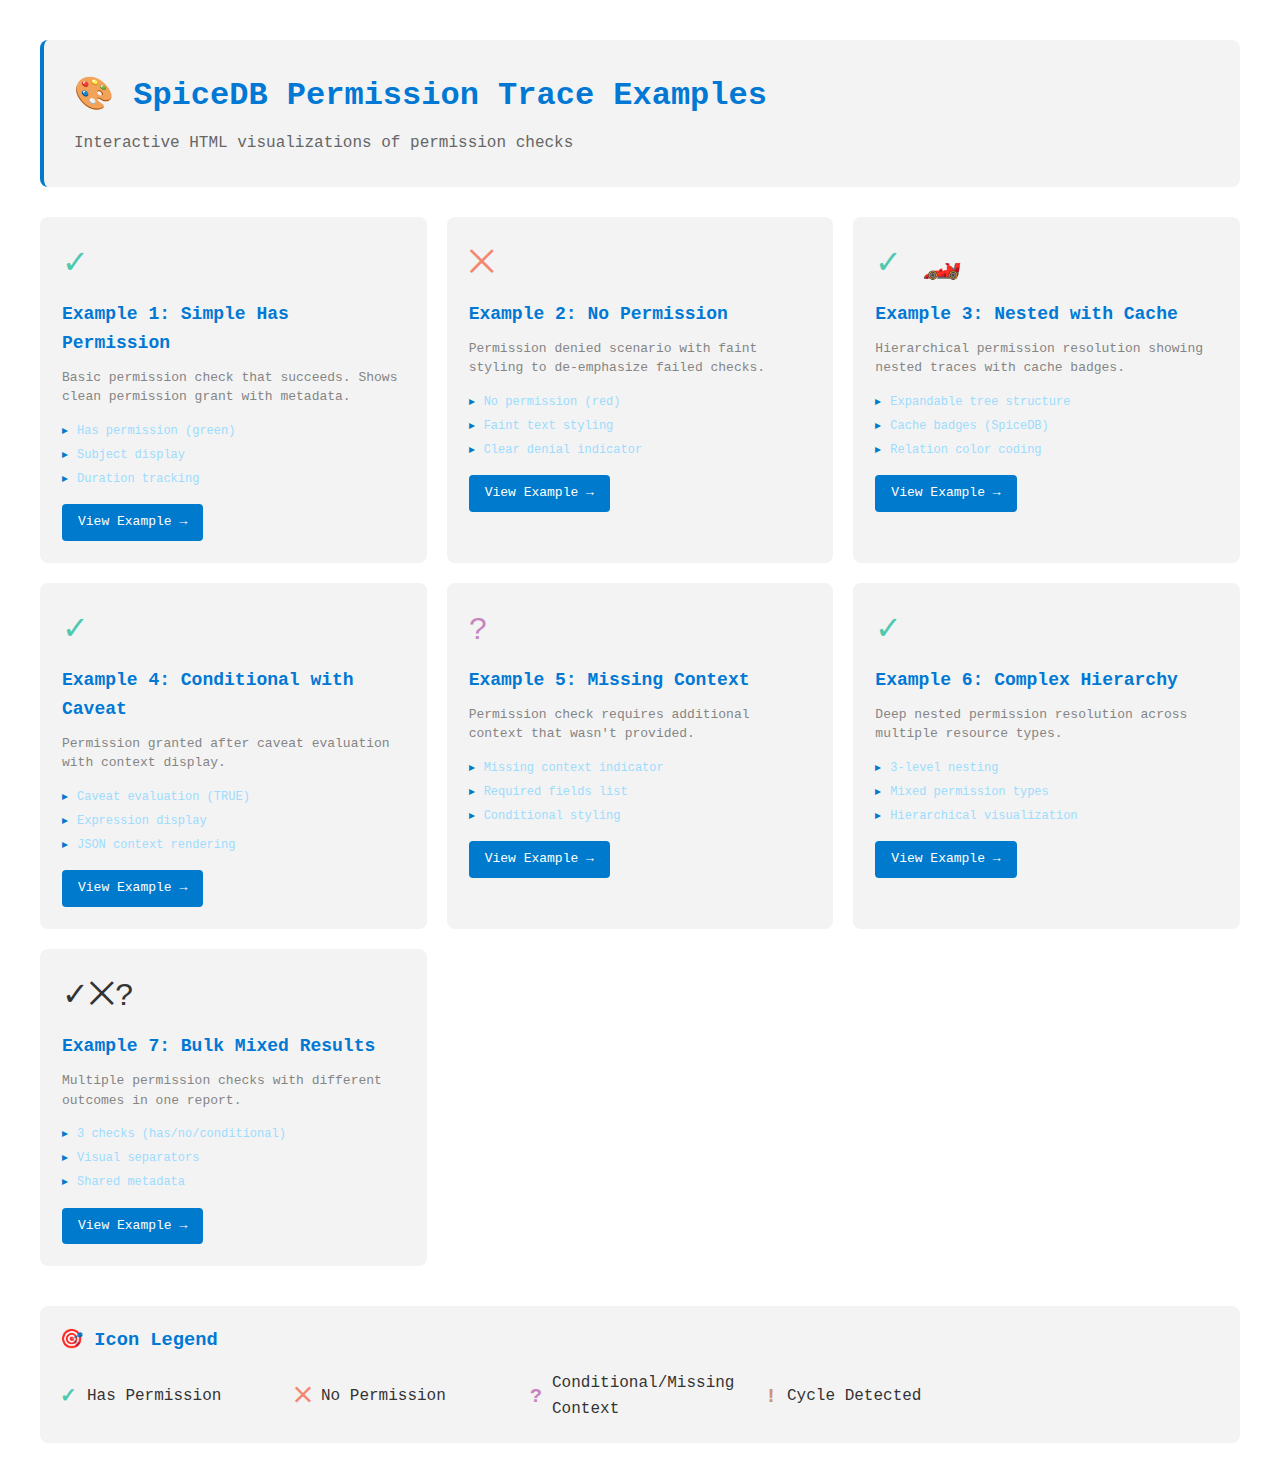
<file: docs/html-examples/index.html>
<!DOCTYPE html>
<html lang="en">
<head>
    <meta charset="UTF-8">
    <meta name="viewport" content="width=device-width, initial-scale=1.0">
    <title>SpiceDB Permission Trace Examples</title>
    <style>
        * {
            margin: 0;
            padding: 0;
            box-sizing: border-box;
        }
        
        body {
            font-family: 'Monaco', 'Menlo', 'Ubuntu Mono', 'Consolas', monospace;
            background: #1e1e1e;
            color: #d4d4d4;
            padding: 40px;
            line-height: 1.6;
        }
        
        .container {
            max-width: 1200px;
            margin: 0 auto;
        }
        
        header {
            background: #2d2d30;
            padding: 30px;
            border-radius: 8px;
            margin-bottom: 30px;
            border-left: 4px solid #007acc;
        }
        
        h1 {
            font-size: 32px;
            color: #4ec9b0;
            margin-bottom: 10px;
        }
        
        .subtitle {
            color: #858585;
            font-size: 16px;
        }
        
        .examples {
            display: grid;
            grid-template-columns: repeat(auto-fill, minmax(350px, 1fr));
            gap: 20px;
            margin-bottom: 40px;
        }
        
        .example-card {
            background: #252526;
            padding: 20px;
            border-radius: 8px;
            transition: transform 0.2s, box-shadow 0.2s;
            border: 2px solid transparent;
        }
        
        .example-card:hover {
            transform: translateY(-2px);
            border-color: #007acc;
            box-shadow: 0 4px 12px rgba(0, 122, 204, 0.3);
        }
        
        .example-card h2 {
            font-size: 18px;
            color: #4ec9b0;
            margin-bottom: 10px;
        }
        
        .example-card .icon {
            font-size: 32px;
            margin-bottom: 10px;
            display: inline-block;
        }
        
        .example-card .description {
            color: #858585;
            font-size: 13px;
            margin-bottom: 15px;
            line-height: 1.5;
        }
        
        .example-card .features {
            list-style: none;
            margin-bottom: 15px;
        }
        
        .example-card .features li {
            color: #9cdcfe;
            font-size: 12px;
            margin-bottom: 5px;
            padding-left: 15px;
            position: relative;
        }
        
        .example-card .features li:before {
            content: '▸';
            position: absolute;
            left: 0;
            color: #007acc;
        }
        
        .example-card a {
            display: inline-block;
            background: #007acc;
            color: white;
            padding: 8px 16px;
            border-radius: 4px;
            text-decoration: none;
            font-size: 13px;
            transition: background 0.2s;
        }
        
        .example-card a:hover {
            background: #005a9e;
        }
        
        .legend {
            background: #2d2d30;
            padding: 20px;
            border-radius: 8px;
            margin-top: 40px;
        }
        
        .legend h3 {
            color: #4ec9b0;
            margin-bottom: 15px;
        }
        
        .legend-grid {
            display: grid;
            grid-template-columns: repeat(auto-fill, minmax(200px, 1fr));
            gap: 15px;
        }
        
        .legend-item {
            display: flex;
            align-items: center;
            gap: 10px;
        }
        
        .legend-icon {
            font-size: 20px;
            font-weight: bold;
        }
        
        .has-permission { color: #4ec9b0; }
        .no-permission { color: #f48771; }
        .conditional { color: #c586c0; }
        .cycle { color: #ce9178; }
        
        @media (prefers-color-scheme: light) {
            body {
                background: #ffffff;
                color: #333333;
            }
            
            header, .example-card, .legend {
                background: #f3f3f3;
            }
            
            h1, .example-card h2, .legend h3 {
                color: #0078d4;
            }
            
            .subtitle, .description {
                color: #666666;
            }
        }
    </style>
</head>
<body>
    <div class="container">
        <header>
            <h1>🎨 SpiceDB Permission Trace Examples</h1>
            <p class="subtitle">Interactive HTML visualizations of permission checks</p>
        </header>
        
        <div class="examples">
            <div class="example-card">
                <div class="icon has-permission">✓</div>
                <h2>Example 1: Simple Has Permission</h2>
                <p class="description">
                    Basic permission check that succeeds. Shows clean permission grant with metadata.
                </p>
                <ul class="features">
                    <li>Has permission (green)</li>
                    <li>Subject display</li>
                    <li>Duration tracking</li>
                </ul>
                <a href="example1_simple_has_permission.html">View Example →</a>
            </div>
            
            <div class="example-card">
                <div class="icon no-permission">⨉</div>
                <h2>Example 2: No Permission</h2>
                <p class="description">
                    Permission denied scenario with faint styling to de-emphasize failed checks.
                </p>
                <ul class="features">
                    <li>No permission (red)</li>
                    <li>Faint text styling</li>
                    <li>Clear denial indicator</li>
                </ul>
                <a href="example2_no_permission.html">View Example →</a>
            </div>
            
            <div class="example-card">
                <div class="icon has-permission">✓ 🏎️</div>
                <h2>Example 3: Nested with Cache</h2>
                <p class="description">
                    Hierarchical permission resolution showing nested traces with cache badges.
                </p>
                <ul class="features">
                    <li>Expandable tree structure</li>
                    <li>Cache badges (SpiceDB)</li>
                    <li>Relation color coding</li>
                </ul>
                <a href="example3_nested_with_cache.html">View Example →</a>
            </div>
            
            <div class="example-card">
                <div class="icon has-permission">✓</div>
                <h2>Example 4: Conditional with Caveat</h2>
                <p class="description">
                    Permission granted after caveat evaluation with context display.
                </p>
                <ul class="features">
                    <li>Caveat evaluation (TRUE)</li>
                    <li>Expression display</li>
                    <li>JSON context rendering</li>
                </ul>
                <a href="example4_conditional_with_caveat.html">View Example →</a>
            </div>
            
            <div class="example-card">
                <div class="icon conditional">?</div>
                <h2>Example 5: Missing Context</h2>
                <p class="description">
                    Permission check requires additional context that wasn't provided.
                </p>
                <ul class="features">
                    <li>Missing context indicator</li>
                    <li>Required fields list</li>
                    <li>Conditional styling</li>
                </ul>
                <a href="example5_missing_context.html">View Example →</a>
            </div>
            
            <div class="example-card">
                <div class="icon has-permission">✓</div>
                <h2>Example 6: Complex Hierarchy</h2>
                <p class="description">
                    Deep nested permission resolution across multiple resource types.
                </p>
                <ul class="features">
                    <li>3-level nesting</li>
                    <li>Mixed permission types</li>
                    <li>Hierarchical visualization</li>
                </ul>
                <a href="example6_complex_hierarchy.html">View Example →</a>
            </div>
            
            <div class="example-card">
                <div class="icon">✓⨉?</div>
                <h2>Example 7: Bulk Mixed Results</h2>
                <p class="description">
                    Multiple permission checks with different outcomes in one report.
                </p>
                <ul class="features">
                    <li>3 checks (has/no/conditional)</li>
                    <li>Visual separators</li>
                    <li>Shared metadata</li>
                </ul>
                <a href="example7_bulk_mixed_results.html">View Example →</a>
            </div>
        </div>
        
        <div class="legend">
            <h3>🎯 Icon Legend</h3>
            <div class="legend-grid">
                <div class="legend-item">
                    <span class="legend-icon has-permission">✓</span>
                    <span>Has Permission</span>
                </div>
                <div class="legend-item">
                    <span class="legend-icon no-permission">⨉</span>
                    <span>No Permission</span>
                </div>
                <div class="legend-item">
                    <span class="legend-icon conditional">?</span>
                    <span>Conditional/Missing Context</span>
                </div>
                <div class="legend-item">
                    <span class="legend-icon cycle">!</span>
                    <span>Cycle Detected</span>
                </div>
            </div>
        </div>
    </div>
</body>
</html>
</file>
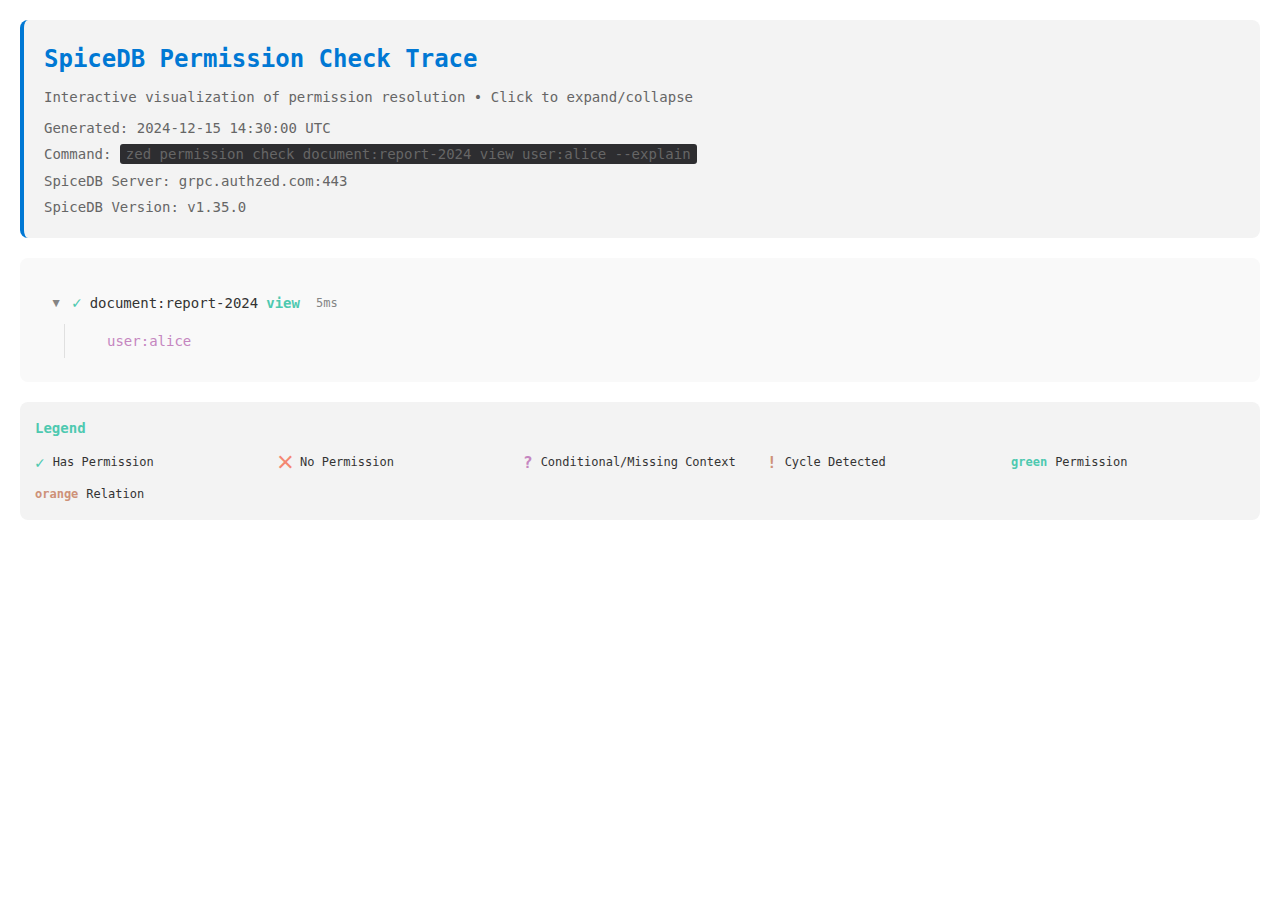
<file: docs/html-examples/example1_simple_has_permission.html>
<!DOCTYPE html>
<html lang="en">
<head>
    <meta charset="UTF-8">
    <meta name="viewport" content="width=device-width, initial-scale=1.0">
    <meta name="generator" content="zed">
    <title>SpiceDB Permission Check Trace</title>
    <style>* {
    margin: 0;
    padding: 0;
    box-sizing: border-box;
}

body {
    font-family: 'Monaco', 'Menlo', 'Ubuntu Mono', 'Consolas', monospace;
    background: #1e1e1e;
    color: #d4d4d4;
    padding: 20px;
    line-height: 1.6;
}

.header {
    background: #2d2d30;
    padding: 20px;
    border-radius: 8px;
    margin-bottom: 20px;
    border-left: 4px solid #007acc;
}

.header h1 {
    font-size: 24px;
    margin-bottom: 8px;
    color: #4ec9b0;
}

.header p {
    color: #858585;
    font-size: 14px;
}

.permission-tree {
    background: #252526;
    padding: 20px;
    border-radius: 8px;
    font-size: 14px;
}

details {
    margin: 4px 0;
}

details > summary {
    cursor: pointer;
    user-select: none;
    display: flex;
    align-items: center;
    gap: 8px;
    padding: 8px;
    border-radius: 4px;
    transition: background 0.2s;
    list-style: none;
}

details > summary::-webkit-details-marker {
    display: none;
}

details > summary:hover {
    background: #2d2d30;
}

details > summary::before {
    content: '▶';
    display: inline-block;
    width: 16px;
    text-align: center;
    font-size: 12px;
    color: #858585;
    transition: transform 0.2s;
}

details[open] > summary::before {
    transform: rotate(90deg);
}

.leaf-node {
    margin: 4px 0;
    padding: 8px;
    display: flex;
    align-items: center;
    gap: 8px;
    border-radius: 4px;
    transition: background 0.2s;
}

.leaf-node:hover {
    background: #2d2d30;
}

.icon {
    font-weight: bold;
    font-size: 16px;
}

.icon.has-permission { color: #4ec9b0; }
.icon.no-permission { color: #f48771; }
.icon.conditional { color: #c586c0; }
.icon.unspecified { color: #dcdcaa; }
.icon.cycle { color: #ce9178; }

.resource {
    color: #d4d4d4;
}

.resource.faint {
    color: #858585;
}

.permission {
    color: #4ec9b0;
    font-weight: bold;
}

.relation {
    color: #ce9178;
    font-weight: bold;
}

.permission.faint, .relation.faint {
    color: #858585;
}

.badge {
    display: inline-block;
    padding: 2px 8px;
    border-radius: 3px;
    font-size: 11px;
    margin-left: 8px;
}

.badge.cached {
    background: #264f78;
    color: #9cdcfe;
}

.badge.cached-spicedb {
    background: #264f78;
    color: #9cdcfe;
}

.badge.cached-materialize {
    background: #3e2c56;
    color: #c586c0;
}

.badge.cycle {
    background: #533830;
    color: #ce9178;
}

.timing {
    color: #858585;
    font-size: 12px;
    margin-left: 8px;
}

.children {
    margin-left: 24px;
    border-left: 1px solid #3e3e42;
    padding-left: 12px;
}

.caveat-node {
    margin: 8px 0 8px 24px;
    padding: 12px;
    background: #2d2d30;
    border-radius: 4px;
    border-left: 3px solid #c586c0;
}

.caveat-expr {
    font-style: italic;
    color: #d4d4d4;
    margin-bottom: 8px;
}

.caveat-expr.faint {
    color: #858585;
}

.caveat-name {
    color: #c586c0;
    font-weight: bold;
}

.context-json {
    background: #1e1e1e;
    padding: 12px;
    border-radius: 4px;
    margin-top: 8px;
    overflow-x: auto;
    font-size: 13px;
    white-space: pre;
    color: #ce9178;
}

.missing-context {
    color: #c586c0;
    margin-top: 8px;
    font-style: italic;
}

.no-context {
    color: #858585;
    font-style: italic;
    margin-top: 8px;
}

.subject-node {
    color: #c586c0;
    margin-left: 24px;
    padding: 6px;
}

.legend {
    background: #2d2d30;
    padding: 15px;
    border-radius: 8px;
    margin-top: 20px;
    font-size: 12px;
}

.legend h3 {
    color: #4ec9b0;
    margin-bottom: 10px;
    font-size: 14px;
}

.legend-grid {
    display: grid;
    grid-template-columns: repeat(auto-fit, minmax(200px, 1fr));
    gap: 10px;
}

.legend-item {
    display: flex;
    align-items: center;
    gap: 8px;
}

.bulk-separator {
    margin: 30px 0;
    border-top: 2px solid #3e3e42;
}

.bulk-check-header {
    color: #4ec9b0;
    margin-bottom: 15px;
}

.metadata-timestamp {
    color: #858585;
    font-size: 12px;
    margin-top: 8px;
}

.metadata-item {
    color: #858585;
    font-size: 11px;
    margin-top: 4px;
}

.metadata-code {
    background: #2d2d30;
    padding: 2px 6px;
    border-radius: 3px;
}

.error-node {
    color: #f48771;
    padding: 8px;
}

@media (prefers-color-scheme: light) {
    body {
        background: #ffffff;
        color: #333333;
    }

    .header {
        background: #f3f3f3;
        border-left-color: #0078d4;
    }

    .header h1 {
        color: #0078d4;
    }

    .header p {
        color: #666666;
    }

    .permission-tree {
        background: #f9f9f9;
    }

    details > summary:hover, .leaf-node:hover {
        background: #f0f0f0;
    }

    .resource {
        color: #333333;
    }

    .resource.faint {
        color: #999999;
    }

    .caveat-node {
        background: #f3f3f3;
    }

    .context-json {
        background: #ffffff;
        border: 1px solid #e0e0e0;
    }

    .children {
        border-left-color: #e0e0e0;
    }

    .legend {
        background: #f3f3f3;
    }
}
</style>
</head>
<body>
    <div class="header">
        <h1>SpiceDB Permission Check Trace</h1>
        <p>Interactive visualization of permission resolution • Click to expand/collapse</p>
        <p class="metadata-timestamp">Generated: 2024-12-15 14:30:00 UTC</p>
        <p class="metadata-item">Command: <code class="metadata-code">zed permission check document:report-2024 view user:alice --explain</code></p>
        <p class="metadata-item">SpiceDB Server: grpc.authzed.com:443</p>
        <p class="metadata-item">SpiceDB Version: v1.35.0</p>
    </div>
<div class="permission-tree">
<details open aria-label="document:report-2024 view"><summary role="button" tabindex="0"><span class="icon has-permission">✓</span><span class="resource">document:report-2024</span><span class="permission">view</span><span class="timing">5ms</span></summary><div class="children" role="group"><div class="subject-node">user:alice</div></div></details></div>

    <div class="legend">
        <h3>Legend</h3>
        <div class="legend-grid">
            <div class="legend-item">
                <span class="icon has-permission">✓</span>
                <span>Has Permission</span>
            </div>
            <div class="legend-item">
                <span class="icon no-permission">⨉</span>
                <span>No Permission</span>
            </div>
            <div class="legend-item">
                <span class="icon conditional">?</span>
                <span>Conditional/Missing Context</span>
            </div>
            <div class="legend-item">
                <span class="icon cycle">!</span>
                <span>Cycle Detected</span>
            </div>
            <div class="legend-item">
                <span class="permission">green</span>
                <span>Permission</span>
            </div>
            <div class="legend-item">
                <span class="relation">orange</span>
                <span>Relation</span>
            </div>
        </div>
    </div>
</body>
</html>
</file>
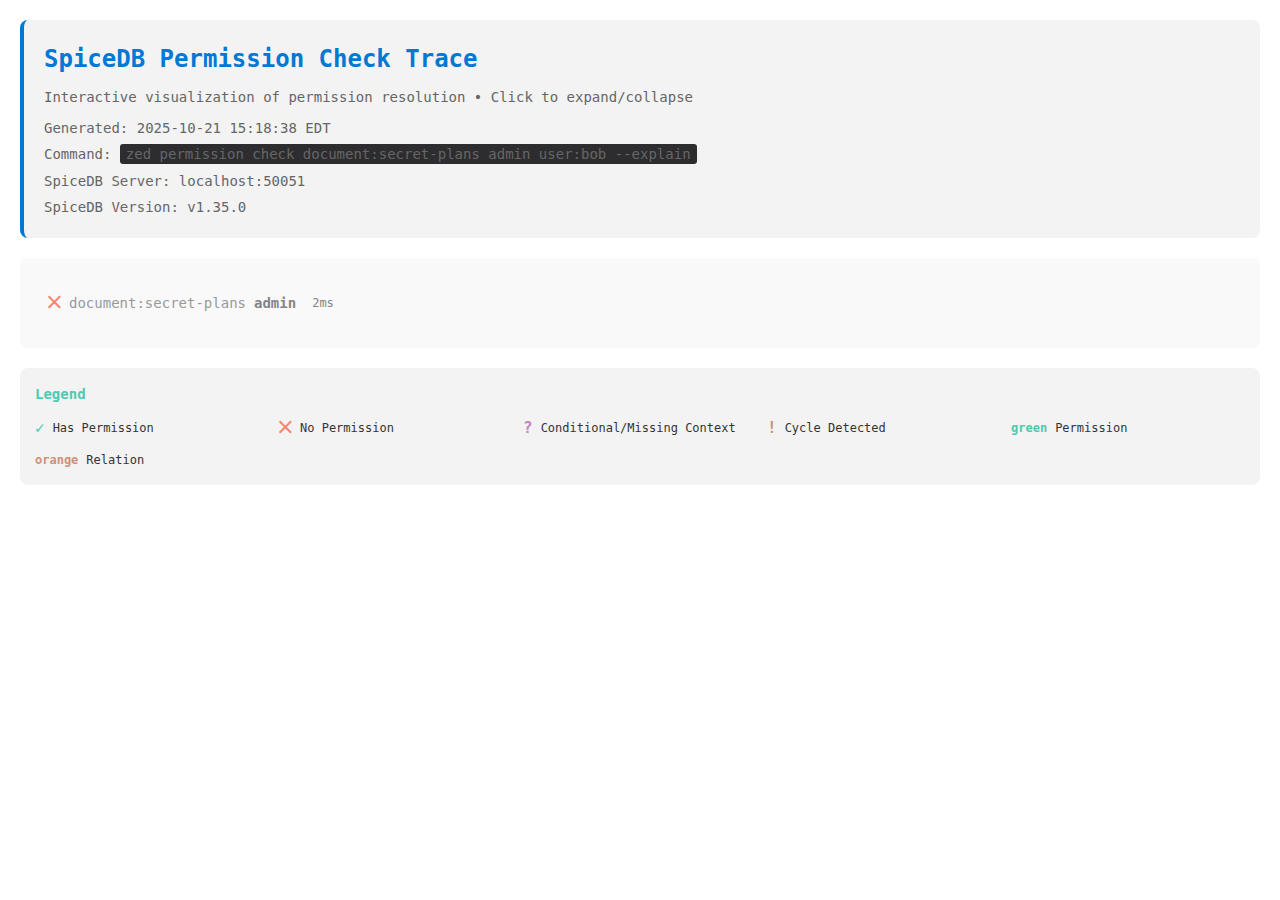
<file: docs/html-examples/example2_no_permission.html>
<!DOCTYPE html>
<html lang="en">
<head>
    <meta charset="UTF-8">
    <meta name="viewport" content="width=device-width, initial-scale=1.0">
    <meta name="generator" content="zed">
    <title>SpiceDB Permission Check Trace</title>
    <style>* {
    margin: 0;
    padding: 0;
    box-sizing: border-box;
}

body {
    font-family: 'Monaco', 'Menlo', 'Ubuntu Mono', 'Consolas', monospace;
    background: #1e1e1e;
    color: #d4d4d4;
    padding: 20px;
    line-height: 1.6;
}

.header {
    background: #2d2d30;
    padding: 20px;
    border-radius: 8px;
    margin-bottom: 20px;
    border-left: 4px solid #007acc;
}

.header h1 {
    font-size: 24px;
    margin-bottom: 8px;
    color: #4ec9b0;
}

.header p {
    color: #858585;
    font-size: 14px;
}

.permission-tree {
    background: #252526;
    padding: 20px;
    border-radius: 8px;
    font-size: 14px;
}

details {
    margin: 4px 0;
}

details > summary {
    cursor: pointer;
    user-select: none;
    display: flex;
    align-items: center;
    gap: 8px;
    padding: 8px;
    border-radius: 4px;
    transition: background 0.2s;
    list-style: none;
}

details > summary::-webkit-details-marker {
    display: none;
}

details > summary:hover {
    background: #2d2d30;
}

details > summary::before {
    content: '▶';
    display: inline-block;
    width: 16px;
    text-align: center;
    font-size: 12px;
    color: #858585;
    transition: transform 0.2s;
}

details[open] > summary::before {
    transform: rotate(90deg);
}

.leaf-node {
    margin: 4px 0;
    padding: 8px;
    display: flex;
    align-items: center;
    gap: 8px;
    border-radius: 4px;
    transition: background 0.2s;
}

.leaf-node:hover {
    background: #2d2d30;
}

.icon {
    font-weight: bold;
    font-size: 16px;
}

.icon.has-permission { color: #4ec9b0; }
.icon.no-permission { color: #f48771; }
.icon.conditional { color: #c586c0; }
.icon.unspecified { color: #dcdcaa; }
.icon.cycle { color: #ce9178; }

.resource {
    color: #d4d4d4;
}

.resource.faint {
    color: #858585;
}

.permission {
    color: #4ec9b0;
    font-weight: bold;
}

.relation {
    color: #ce9178;
    font-weight: bold;
}

.permission.faint, .relation.faint {
    color: #858585;
}

.badge {
    display: inline-block;
    padding: 2px 8px;
    border-radius: 3px;
    font-size: 11px;
    margin-left: 8px;
}

.badge.cached {
    background: #264f78;
    color: #9cdcfe;
}

.badge.cached-spicedb {
    background: #264f78;
    color: #9cdcfe;
}

.badge.cached-materialize {
    background: #3e2c56;
    color: #c586c0;
}

.badge.cycle {
    background: #533830;
    color: #ce9178;
}

.timing {
    color: #858585;
    font-size: 12px;
    margin-left: 8px;
}

.children {
    margin-left: 24px;
    border-left: 1px solid #3e3e42;
    padding-left: 12px;
}

.caveat-node {
    margin: 8px 0 8px 24px;
    padding: 12px;
    background: #2d2d30;
    border-radius: 4px;
    border-left: 3px solid #c586c0;
}

.caveat-expr {
    font-style: italic;
    color: #d4d4d4;
    margin-bottom: 8px;
}

.caveat-expr.faint {
    color: #858585;
}

.caveat-name {
    color: #c586c0;
    font-weight: bold;
}

.context-json {
    background: #1e1e1e;
    padding: 12px;
    border-radius: 4px;
    margin-top: 8px;
    overflow-x: auto;
    font-size: 13px;
    white-space: pre;
    color: #ce9178;
}

.missing-context {
    color: #c586c0;
    margin-top: 8px;
    font-style: italic;
}

.no-context {
    color: #858585;
    font-style: italic;
    margin-top: 8px;
}

.subject-node {
    color: #c586c0;
    margin-left: 24px;
    padding: 6px;
}

.legend {
    background: #2d2d30;
    padding: 15px;
    border-radius: 8px;
    margin-top: 20px;
    font-size: 12px;
}

.legend h3 {
    color: #4ec9b0;
    margin-bottom: 10px;
    font-size: 14px;
}

.legend-grid {
    display: grid;
    grid-template-columns: repeat(auto-fit, minmax(200px, 1fr));
    gap: 10px;
}

.legend-item {
    display: flex;
    align-items: center;
    gap: 8px;
}

.bulk-separator {
    margin: 30px 0;
    border-top: 2px solid #3e3e42;
}

.bulk-check-header {
    color: #4ec9b0;
    margin-bottom: 15px;
}

.metadata-timestamp {
    color: #858585;
    font-size: 12px;
    margin-top: 8px;
}

.metadata-item {
    color: #858585;
    font-size: 11px;
    margin-top: 4px;
}

.metadata-code {
    background: #2d2d30;
    padding: 2px 6px;
    border-radius: 3px;
}

.error-node {
    color: #f48771;
    padding: 8px;
}

@media (prefers-color-scheme: light) {
    body {
        background: #ffffff;
        color: #333333;
    }

    .header {
        background: #f3f3f3;
        border-left-color: #0078d4;
    }

    .header h1 {
        color: #0078d4;
    }

    .header p {
        color: #666666;
    }

    .permission-tree {
        background: #f9f9f9;
    }

    details > summary:hover, .leaf-node:hover {
        background: #f0f0f0;
    }

    .resource {
        color: #333333;
    }

    .resource.faint {
        color: #999999;
    }

    .caveat-node {
        background: #f3f3f3;
    }

    .context-json {
        background: #ffffff;
        border: 1px solid #e0e0e0;
    }

    .children {
        border-left-color: #e0e0e0;
    }

    .legend {
        background: #f3f3f3;
    }
}
</style>
</head>
<body>
    <div class="header">
        <h1>SpiceDB Permission Check Trace</h1>
        <p>Interactive visualization of permission resolution • Click to expand/collapse</p>
        <p class="metadata-timestamp">Generated: 2025-10-21 15:18:38 EDT</p>
        <p class="metadata-item">Command: <code class="metadata-code">zed permission check document:secret-plans admin user:bob --explain</code></p>
        <p class="metadata-item">SpiceDB Server: localhost:50051</p>
        <p class="metadata-item">SpiceDB Version: v1.35.0</p>
    </div>
<div class="permission-tree">
<div class="leaf-node"><span class="icon no-permission">⨉</span><span class="resource faint">document:secret-plans</span><span class="permission faint">admin</span><span class="timing">2ms</span></div></div>

    <div class="legend">
        <h3>Legend</h3>
        <div class="legend-grid">
            <div class="legend-item">
                <span class="icon has-permission">✓</span>
                <span>Has Permission</span>
            </div>
            <div class="legend-item">
                <span class="icon no-permission">⨉</span>
                <span>No Permission</span>
            </div>
            <div class="legend-item">
                <span class="icon conditional">?</span>
                <span>Conditional/Missing Context</span>
            </div>
            <div class="legend-item">
                <span class="icon cycle">!</span>
                <span>Cycle Detected</span>
            </div>
            <div class="legend-item">
                <span class="permission">green</span>
                <span>Permission</span>
            </div>
            <div class="legend-item">
                <span class="relation">orange</span>
                <span>Relation</span>
            </div>
        </div>
    </div>
</body>
</html>
</file>
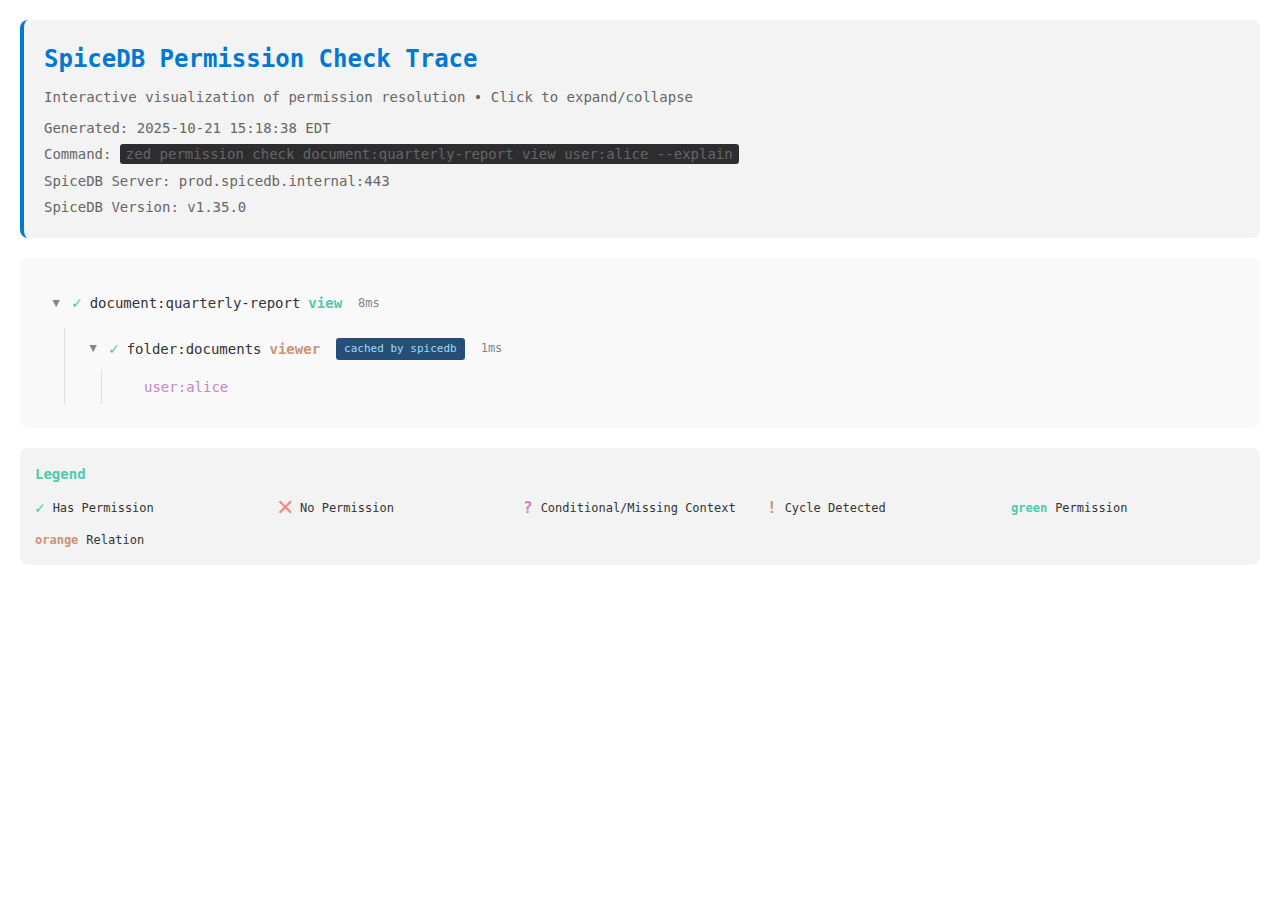
<file: docs/html-examples/example3_nested_with_cache.html>
<!DOCTYPE html>
<html lang="en">
<head>
    <meta charset="UTF-8">
    <meta name="viewport" content="width=device-width, initial-scale=1.0">
    <meta name="generator" content="zed">
    <title>SpiceDB Permission Check Trace</title>
    <style>* {
    margin: 0;
    padding: 0;
    box-sizing: border-box;
}

body {
    font-family: 'Monaco', 'Menlo', 'Ubuntu Mono', 'Consolas', monospace;
    background: #1e1e1e;
    color: #d4d4d4;
    padding: 20px;
    line-height: 1.6;
}

.header {
    background: #2d2d30;
    padding: 20px;
    border-radius: 8px;
    margin-bottom: 20px;
    border-left: 4px solid #007acc;
}

.header h1 {
    font-size: 24px;
    margin-bottom: 8px;
    color: #4ec9b0;
}

.header p {
    color: #858585;
    font-size: 14px;
}

.permission-tree {
    background: #252526;
    padding: 20px;
    border-radius: 8px;
    font-size: 14px;
}

details {
    margin: 4px 0;
}

details > summary {
    cursor: pointer;
    user-select: none;
    display: flex;
    align-items: center;
    gap: 8px;
    padding: 8px;
    border-radius: 4px;
    transition: background 0.2s;
    list-style: none;
}

details > summary::-webkit-details-marker {
    display: none;
}

details > summary:hover {
    background: #2d2d30;
}

details > summary::before {
    content: '▶';
    display: inline-block;
    width: 16px;
    text-align: center;
    font-size: 12px;
    color: #858585;
    transition: transform 0.2s;
}

details[open] > summary::before {
    transform: rotate(90deg);
}

.leaf-node {
    margin: 4px 0;
    padding: 8px;
    display: flex;
    align-items: center;
    gap: 8px;
    border-radius: 4px;
    transition: background 0.2s;
}

.leaf-node:hover {
    background: #2d2d30;
}

.icon {
    font-weight: bold;
    font-size: 16px;
}

.icon.has-permission { color: #4ec9b0; }
.icon.no-permission { color: #f48771; }
.icon.conditional { color: #c586c0; }
.icon.unspecified { color: #dcdcaa; }
.icon.cycle { color: #ce9178; }

.resource {
    color: #d4d4d4;
}

.resource.faint {
    color: #858585;
}

.permission {
    color: #4ec9b0;
    font-weight: bold;
}

.relation {
    color: #ce9178;
    font-weight: bold;
}

.permission.faint, .relation.faint {
    color: #858585;
}

.badge {
    display: inline-block;
    padding: 2px 8px;
    border-radius: 3px;
    font-size: 11px;
    margin-left: 8px;
}

.badge.cached {
    background: #264f78;
    color: #9cdcfe;
}

.badge.cached-spicedb {
    background: #264f78;
    color: #9cdcfe;
}

.badge.cached-materialize {
    background: #3e2c56;
    color: #c586c0;
}

.badge.cycle {
    background: #533830;
    color: #ce9178;
}

.timing {
    color: #858585;
    font-size: 12px;
    margin-left: 8px;
}

.children {
    margin-left: 24px;
    border-left: 1px solid #3e3e42;
    padding-left: 12px;
}

.caveat-node {
    margin: 8px 0 8px 24px;
    padding: 12px;
    background: #2d2d30;
    border-radius: 4px;
    border-left: 3px solid #c586c0;
}

.caveat-expr {
    font-style: italic;
    color: #d4d4d4;
    margin-bottom: 8px;
}

.caveat-expr.faint {
    color: #858585;
}

.caveat-name {
    color: #c586c0;
    font-weight: bold;
}

.context-json {
    background: #1e1e1e;
    padding: 12px;
    border-radius: 4px;
    margin-top: 8px;
    overflow-x: auto;
    font-size: 13px;
    white-space: pre;
    color: #ce9178;
}

.missing-context {
    color: #c586c0;
    margin-top: 8px;
    font-style: italic;
}

.no-context {
    color: #858585;
    font-style: italic;
    margin-top: 8px;
}

.subject-node {
    color: #c586c0;
    margin-left: 24px;
    padding: 6px;
}

.legend {
    background: #2d2d30;
    padding: 15px;
    border-radius: 8px;
    margin-top: 20px;
    font-size: 12px;
}

.legend h3 {
    color: #4ec9b0;
    margin-bottom: 10px;
    font-size: 14px;
}

.legend-grid {
    display: grid;
    grid-template-columns: repeat(auto-fit, minmax(200px, 1fr));
    gap: 10px;
}

.legend-item {
    display: flex;
    align-items: center;
    gap: 8px;
}

.bulk-separator {
    margin: 30px 0;
    border-top: 2px solid #3e3e42;
}

.bulk-check-header {
    color: #4ec9b0;
    margin-bottom: 15px;
}

.metadata-timestamp {
    color: #858585;
    font-size: 12px;
    margin-top: 8px;
}

.metadata-item {
    color: #858585;
    font-size: 11px;
    margin-top: 4px;
}

.metadata-code {
    background: #2d2d30;
    padding: 2px 6px;
    border-radius: 3px;
}

.error-node {
    color: #f48771;
    padding: 8px;
}

@media (prefers-color-scheme: light) {
    body {
        background: #ffffff;
        color: #333333;
    }

    .header {
        background: #f3f3f3;
        border-left-color: #0078d4;
    }

    .header h1 {
        color: #0078d4;
    }

    .header p {
        color: #666666;
    }

    .permission-tree {
        background: #f9f9f9;
    }

    details > summary:hover, .leaf-node:hover {
        background: #f0f0f0;
    }

    .resource {
        color: #333333;
    }

    .resource.faint {
        color: #999999;
    }

    .caveat-node {
        background: #f3f3f3;
    }

    .context-json {
        background: #ffffff;
        border: 1px solid #e0e0e0;
    }

    .children {
        border-left-color: #e0e0e0;
    }

    .legend {
        background: #f3f3f3;
    }
}
</style>
</head>
<body>
    <div class="header">
        <h1>SpiceDB Permission Check Trace</h1>
        <p>Interactive visualization of permission resolution • Click to expand/collapse</p>
        <p class="metadata-timestamp">Generated: 2025-10-21 15:18:38 EDT</p>
        <p class="metadata-item">Command: <code class="metadata-code">zed permission check document:quarterly-report view user:alice --explain</code></p>
        <p class="metadata-item">SpiceDB Server: prod.spicedb.internal:443</p>
        <p class="metadata-item">SpiceDB Version: v1.35.0</p>
    </div>
<div class="permission-tree">
<details open aria-label="document:quarterly-report view"><summary role="button" tabindex="0"><span class="icon has-permission">✓</span><span class="resource">document:quarterly-report</span><span class="permission">view</span><span class="timing">8ms</span></summary><div class="children" role="group"><details open aria-label="folder:documents viewer"><summary role="button" tabindex="0"><span class="icon has-permission">✓</span><span class="resource">folder:documents</span><span class="relation">viewer</span><span class="badge cached-spicedb">cached by spicedb</span><span class="timing">1ms</span></summary><div class="children" role="group"><div class="subject-node">user:alice</div></div></details></div></details></div>

    <div class="legend">
        <h3>Legend</h3>
        <div class="legend-grid">
            <div class="legend-item">
                <span class="icon has-permission">✓</span>
                <span>Has Permission</span>
            </div>
            <div class="legend-item">
                <span class="icon no-permission">⨉</span>
                <span>No Permission</span>
            </div>
            <div class="legend-item">
                <span class="icon conditional">?</span>
                <span>Conditional/Missing Context</span>
            </div>
            <div class="legend-item">
                <span class="icon cycle">!</span>
                <span>Cycle Detected</span>
            </div>
            <div class="legend-item">
                <span class="permission">green</span>
                <span>Permission</span>
            </div>
            <div class="legend-item">
                <span class="relation">orange</span>
                <span>Relation</span>
            </div>
        </div>
    </div>
</body>
</html>
</file>
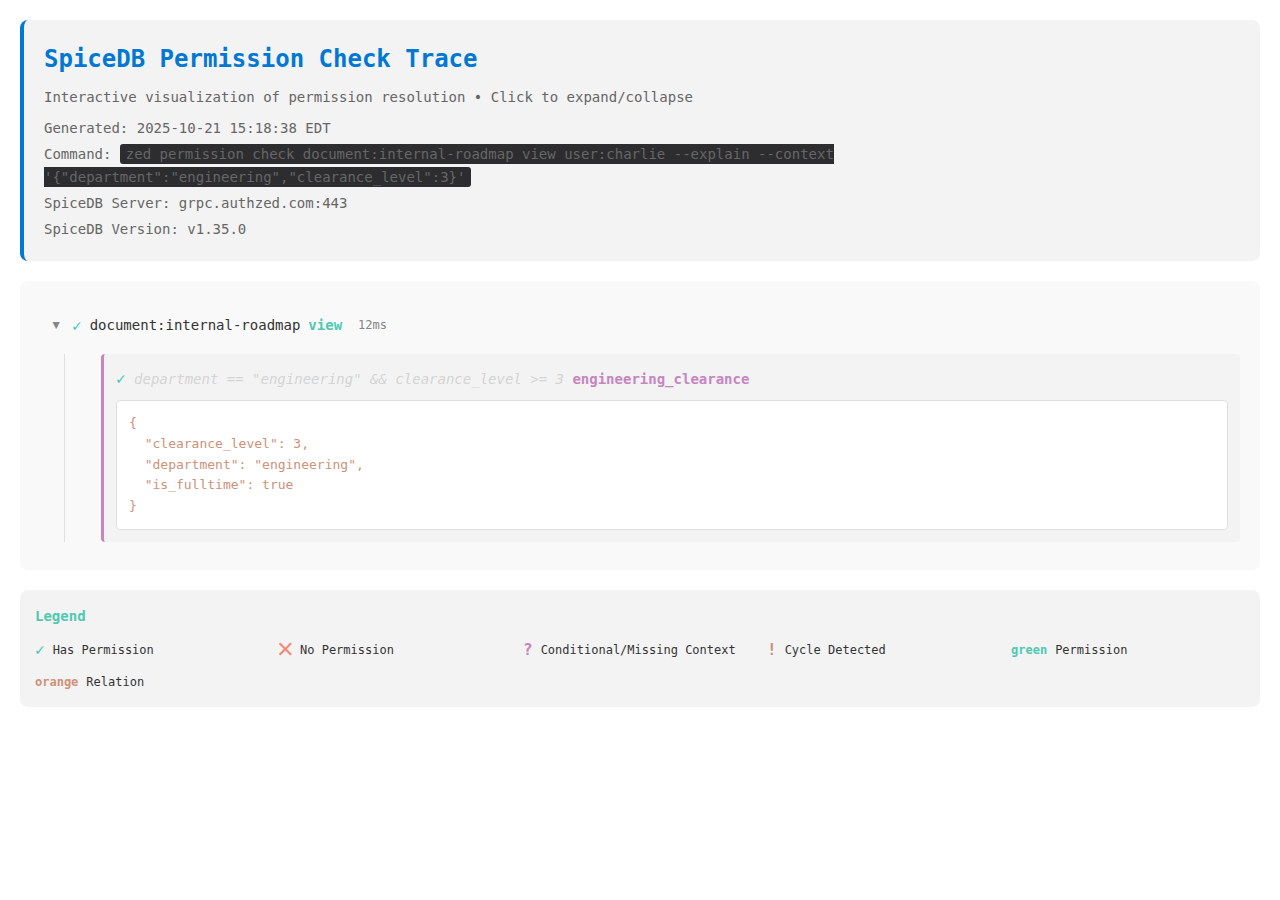
<file: docs/html-examples/example4_conditional_with_caveat.html>
<!DOCTYPE html>
<html lang="en">
<head>
    <meta charset="UTF-8">
    <meta name="viewport" content="width=device-width, initial-scale=1.0">
    <meta name="generator" content="zed">
    <title>SpiceDB Permission Check Trace</title>
    <style>* {
    margin: 0;
    padding: 0;
    box-sizing: border-box;
}

body {
    font-family: 'Monaco', 'Menlo', 'Ubuntu Mono', 'Consolas', monospace;
    background: #1e1e1e;
    color: #d4d4d4;
    padding: 20px;
    line-height: 1.6;
}

.header {
    background: #2d2d30;
    padding: 20px;
    border-radius: 8px;
    margin-bottom: 20px;
    border-left: 4px solid #007acc;
}

.header h1 {
    font-size: 24px;
    margin-bottom: 8px;
    color: #4ec9b0;
}

.header p {
    color: #858585;
    font-size: 14px;
}

.permission-tree {
    background: #252526;
    padding: 20px;
    border-radius: 8px;
    font-size: 14px;
}

details {
    margin: 4px 0;
}

details > summary {
    cursor: pointer;
    user-select: none;
    display: flex;
    align-items: center;
    gap: 8px;
    padding: 8px;
    border-radius: 4px;
    transition: background 0.2s;
    list-style: none;
}

details > summary::-webkit-details-marker {
    display: none;
}

details > summary:hover {
    background: #2d2d30;
}

details > summary::before {
    content: '▶';
    display: inline-block;
    width: 16px;
    text-align: center;
    font-size: 12px;
    color: #858585;
    transition: transform 0.2s;
}

details[open] > summary::before {
    transform: rotate(90deg);
}

.leaf-node {
    margin: 4px 0;
    padding: 8px;
    display: flex;
    align-items: center;
    gap: 8px;
    border-radius: 4px;
    transition: background 0.2s;
}

.leaf-node:hover {
    background: #2d2d30;
}

.icon {
    font-weight: bold;
    font-size: 16px;
}

.icon.has-permission { color: #4ec9b0; }
.icon.no-permission { color: #f48771; }
.icon.conditional { color: #c586c0; }
.icon.unspecified { color: #dcdcaa; }
.icon.cycle { color: #ce9178; }

.resource {
    color: #d4d4d4;
}

.resource.faint {
    color: #858585;
}

.permission {
    color: #4ec9b0;
    font-weight: bold;
}

.relation {
    color: #ce9178;
    font-weight: bold;
}

.permission.faint, .relation.faint {
    color: #858585;
}

.badge {
    display: inline-block;
    padding: 2px 8px;
    border-radius: 3px;
    font-size: 11px;
    margin-left: 8px;
}

.badge.cached {
    background: #264f78;
    color: #9cdcfe;
}

.badge.cached-spicedb {
    background: #264f78;
    color: #9cdcfe;
}

.badge.cached-materialize {
    background: #3e2c56;
    color: #c586c0;
}

.badge.cycle {
    background: #533830;
    color: #ce9178;
}

.timing {
    color: #858585;
    font-size: 12px;
    margin-left: 8px;
}

.children {
    margin-left: 24px;
    border-left: 1px solid #3e3e42;
    padding-left: 12px;
}

.caveat-node {
    margin: 8px 0 8px 24px;
    padding: 12px;
    background: #2d2d30;
    border-radius: 4px;
    border-left: 3px solid #c586c0;
}

.caveat-expr {
    font-style: italic;
    color: #d4d4d4;
    margin-bottom: 8px;
}

.caveat-expr.faint {
    color: #858585;
}

.caveat-name {
    color: #c586c0;
    font-weight: bold;
}

.context-json {
    background: #1e1e1e;
    padding: 12px;
    border-radius: 4px;
    margin-top: 8px;
    overflow-x: auto;
    font-size: 13px;
    white-space: pre;
    color: #ce9178;
}

.missing-context {
    color: #c586c0;
    margin-top: 8px;
    font-style: italic;
}

.no-context {
    color: #858585;
    font-style: italic;
    margin-top: 8px;
}

.subject-node {
    color: #c586c0;
    margin-left: 24px;
    padding: 6px;
}

.legend {
    background: #2d2d30;
    padding: 15px;
    border-radius: 8px;
    margin-top: 20px;
    font-size: 12px;
}

.legend h3 {
    color: #4ec9b0;
    margin-bottom: 10px;
    font-size: 14px;
}

.legend-grid {
    display: grid;
    grid-template-columns: repeat(auto-fit, minmax(200px, 1fr));
    gap: 10px;
}

.legend-item {
    display: flex;
    align-items: center;
    gap: 8px;
}

.bulk-separator {
    margin: 30px 0;
    border-top: 2px solid #3e3e42;
}

.bulk-check-header {
    color: #4ec9b0;
    margin-bottom: 15px;
}

.metadata-timestamp {
    color: #858585;
    font-size: 12px;
    margin-top: 8px;
}

.metadata-item {
    color: #858585;
    font-size: 11px;
    margin-top: 4px;
}

.metadata-code {
    background: #2d2d30;
    padding: 2px 6px;
    border-radius: 3px;
}

.error-node {
    color: #f48771;
    padding: 8px;
}

@media (prefers-color-scheme: light) {
    body {
        background: #ffffff;
        color: #333333;
    }

    .header {
        background: #f3f3f3;
        border-left-color: #0078d4;
    }

    .header h1 {
        color: #0078d4;
    }

    .header p {
        color: #666666;
    }

    .permission-tree {
        background: #f9f9f9;
    }

    details > summary:hover, .leaf-node:hover {
        background: #f0f0f0;
    }

    .resource {
        color: #333333;
    }

    .resource.faint {
        color: #999999;
    }

    .caveat-node {
        background: #f3f3f3;
    }

    .context-json {
        background: #ffffff;
        border: 1px solid #e0e0e0;
    }

    .children {
        border-left-color: #e0e0e0;
    }

    .legend {
        background: #f3f3f3;
    }
}
</style>
</head>
<body>
    <div class="header">
        <h1>SpiceDB Permission Check Trace</h1>
        <p>Interactive visualization of permission resolution • Click to expand/collapse</p>
        <p class="metadata-timestamp">Generated: 2025-10-21 15:18:38 EDT</p>
        <p class="metadata-item">Command: <code class="metadata-code">zed permission check document:internal-roadmap view user:charlie --explain --context &#39;{&#34;department&#34;:&#34;engineering&#34;,&#34;clearance_level&#34;:3}&#39;</code></p>
        <p class="metadata-item">SpiceDB Server: grpc.authzed.com:443</p>
        <p class="metadata-item">SpiceDB Version: v1.35.0</p>
    </div>
<div class="permission-tree">
<details open aria-label="document:internal-roadmap view"><summary role="button" tabindex="0"><span class="icon has-permission">✓</span><span class="resource">document:internal-roadmap</span><span class="permission">view</span><span class="timing">12ms</span></summary><div class="children" role="group"><div class="caveat-node"><span class="icon has-permission">✓</span> <span class="caveat-expr">department == &#34;engineering&#34; &amp;&amp; clearance_level &gt;= 3</span> <span class="caveat-name">engineering_clearance</span><div class="context-json">{
  &#34;clearance_level&#34;: 3,
  &#34;department&#34;: &#34;engineering&#34;,
  &#34;is_fulltime&#34;: true
}</div></div></div></details></div>

    <div class="legend">
        <h3>Legend</h3>
        <div class="legend-grid">
            <div class="legend-item">
                <span class="icon has-permission">✓</span>
                <span>Has Permission</span>
            </div>
            <div class="legend-item">
                <span class="icon no-permission">⨉</span>
                <span>No Permission</span>
            </div>
            <div class="legend-item">
                <span class="icon conditional">?</span>
                <span>Conditional/Missing Context</span>
            </div>
            <div class="legend-item">
                <span class="icon cycle">!</span>
                <span>Cycle Detected</span>
            </div>
            <div class="legend-item">
                <span class="permission">green</span>
                <span>Permission</span>
            </div>
            <div class="legend-item">
                <span class="relation">orange</span>
                <span>Relation</span>
            </div>
        </div>
    </div>
</body>
</html>
</file>
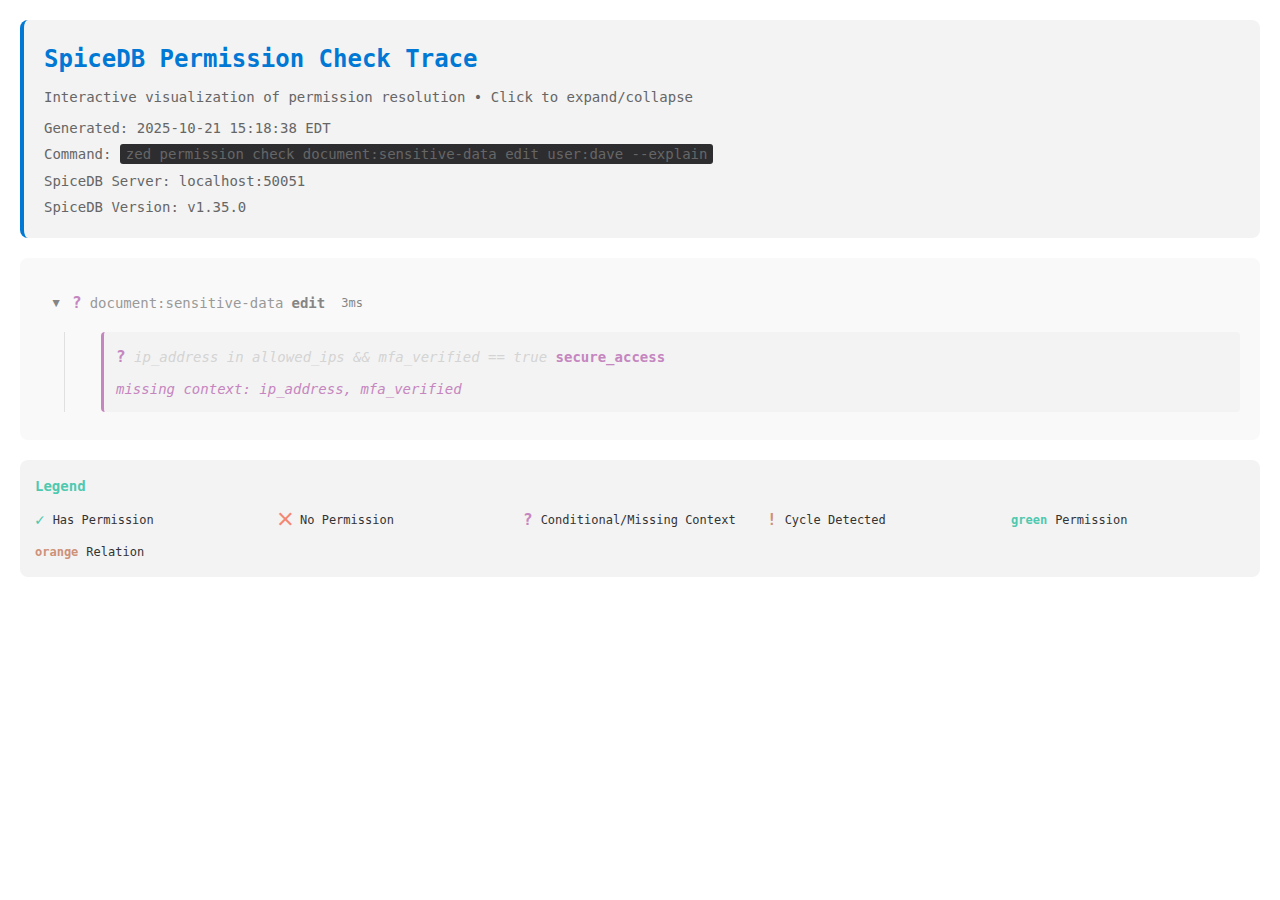
<file: docs/html-examples/example5_missing_context.html>
<!DOCTYPE html>
<html lang="en">
<head>
    <meta charset="UTF-8">
    <meta name="viewport" content="width=device-width, initial-scale=1.0">
    <meta name="generator" content="zed">
    <title>SpiceDB Permission Check Trace</title>
    <style>* {
    margin: 0;
    padding: 0;
    box-sizing: border-box;
}

body {
    font-family: 'Monaco', 'Menlo', 'Ubuntu Mono', 'Consolas', monospace;
    background: #1e1e1e;
    color: #d4d4d4;
    padding: 20px;
    line-height: 1.6;
}

.header {
    background: #2d2d30;
    padding: 20px;
    border-radius: 8px;
    margin-bottom: 20px;
    border-left: 4px solid #007acc;
}

.header h1 {
    font-size: 24px;
    margin-bottom: 8px;
    color: #4ec9b0;
}

.header p {
    color: #858585;
    font-size: 14px;
}

.permission-tree {
    background: #252526;
    padding: 20px;
    border-radius: 8px;
    font-size: 14px;
}

details {
    margin: 4px 0;
}

details > summary {
    cursor: pointer;
    user-select: none;
    display: flex;
    align-items: center;
    gap: 8px;
    padding: 8px;
    border-radius: 4px;
    transition: background 0.2s;
    list-style: none;
}

details > summary::-webkit-details-marker {
    display: none;
}

details > summary:hover {
    background: #2d2d30;
}

details > summary::before {
    content: '▶';
    display: inline-block;
    width: 16px;
    text-align: center;
    font-size: 12px;
    color: #858585;
    transition: transform 0.2s;
}

details[open] > summary::before {
    transform: rotate(90deg);
}

.leaf-node {
    margin: 4px 0;
    padding: 8px;
    display: flex;
    align-items: center;
    gap: 8px;
    border-radius: 4px;
    transition: background 0.2s;
}

.leaf-node:hover {
    background: #2d2d30;
}

.icon {
    font-weight: bold;
    font-size: 16px;
}

.icon.has-permission { color: #4ec9b0; }
.icon.no-permission { color: #f48771; }
.icon.conditional { color: #c586c0; }
.icon.unspecified { color: #dcdcaa; }
.icon.cycle { color: #ce9178; }

.resource {
    color: #d4d4d4;
}

.resource.faint {
    color: #858585;
}

.permission {
    color: #4ec9b0;
    font-weight: bold;
}

.relation {
    color: #ce9178;
    font-weight: bold;
}

.permission.faint, .relation.faint {
    color: #858585;
}

.badge {
    display: inline-block;
    padding: 2px 8px;
    border-radius: 3px;
    font-size: 11px;
    margin-left: 8px;
}

.badge.cached {
    background: #264f78;
    color: #9cdcfe;
}

.badge.cached-spicedb {
    background: #264f78;
    color: #9cdcfe;
}

.badge.cached-materialize {
    background: #3e2c56;
    color: #c586c0;
}

.badge.cycle {
    background: #533830;
    color: #ce9178;
}

.timing {
    color: #858585;
    font-size: 12px;
    margin-left: 8px;
}

.children {
    margin-left: 24px;
    border-left: 1px solid #3e3e42;
    padding-left: 12px;
}

.caveat-node {
    margin: 8px 0 8px 24px;
    padding: 12px;
    background: #2d2d30;
    border-radius: 4px;
    border-left: 3px solid #c586c0;
}

.caveat-expr {
    font-style: italic;
    color: #d4d4d4;
    margin-bottom: 8px;
}

.caveat-expr.faint {
    color: #858585;
}

.caveat-name {
    color: #c586c0;
    font-weight: bold;
}

.context-json {
    background: #1e1e1e;
    padding: 12px;
    border-radius: 4px;
    margin-top: 8px;
    overflow-x: auto;
    font-size: 13px;
    white-space: pre;
    color: #ce9178;
}

.missing-context {
    color: #c586c0;
    margin-top: 8px;
    font-style: italic;
}

.no-context {
    color: #858585;
    font-style: italic;
    margin-top: 8px;
}

.subject-node {
    color: #c586c0;
    margin-left: 24px;
    padding: 6px;
}

.legend {
    background: #2d2d30;
    padding: 15px;
    border-radius: 8px;
    margin-top: 20px;
    font-size: 12px;
}

.legend h3 {
    color: #4ec9b0;
    margin-bottom: 10px;
    font-size: 14px;
}

.legend-grid {
    display: grid;
    grid-template-columns: repeat(auto-fit, minmax(200px, 1fr));
    gap: 10px;
}

.legend-item {
    display: flex;
    align-items: center;
    gap: 8px;
}

.bulk-separator {
    margin: 30px 0;
    border-top: 2px solid #3e3e42;
}

.bulk-check-header {
    color: #4ec9b0;
    margin-bottom: 15px;
}

.metadata-timestamp {
    color: #858585;
    font-size: 12px;
    margin-top: 8px;
}

.metadata-item {
    color: #858585;
    font-size: 11px;
    margin-top: 4px;
}

.metadata-code {
    background: #2d2d30;
    padding: 2px 6px;
    border-radius: 3px;
}

.error-node {
    color: #f48771;
    padding: 8px;
}

@media (prefers-color-scheme: light) {
    body {
        background: #ffffff;
        color: #333333;
    }

    .header {
        background: #f3f3f3;
        border-left-color: #0078d4;
    }

    .header h1 {
        color: #0078d4;
    }

    .header p {
        color: #666666;
    }

    .permission-tree {
        background: #f9f9f9;
    }

    details > summary:hover, .leaf-node:hover {
        background: #f0f0f0;
    }

    .resource {
        color: #333333;
    }

    .resource.faint {
        color: #999999;
    }

    .caveat-node {
        background: #f3f3f3;
    }

    .context-json {
        background: #ffffff;
        border: 1px solid #e0e0e0;
    }

    .children {
        border-left-color: #e0e0e0;
    }

    .legend {
        background: #f3f3f3;
    }
}
</style>
</head>
<body>
    <div class="header">
        <h1>SpiceDB Permission Check Trace</h1>
        <p>Interactive visualization of permission resolution • Click to expand/collapse</p>
        <p class="metadata-timestamp">Generated: 2025-10-21 15:18:38 EDT</p>
        <p class="metadata-item">Command: <code class="metadata-code">zed permission check document:sensitive-data edit user:dave --explain</code></p>
        <p class="metadata-item">SpiceDB Server: localhost:50051</p>
        <p class="metadata-item">SpiceDB Version: v1.35.0</p>
    </div>
<div class="permission-tree">
<details open aria-label="document:sensitive-data edit"><summary role="button" tabindex="0"><span class="icon conditional">?</span><span class="resource faint">document:sensitive-data</span><span class="permission faint">edit</span><span class="timing">3ms</span></summary><div class="children" role="group"><div class="caveat-node"><span class="icon conditional">?</span> <span class="caveat-expr">ip_address in allowed_ips &amp;&amp; mfa_verified == true</span> <span class="caveat-name">secure_access</span><div class="missing-context">missing context: ip_address, mfa_verified</div></div></div></details></div>

    <div class="legend">
        <h3>Legend</h3>
        <div class="legend-grid">
            <div class="legend-item">
                <span class="icon has-permission">✓</span>
                <span>Has Permission</span>
            </div>
            <div class="legend-item">
                <span class="icon no-permission">⨉</span>
                <span>No Permission</span>
            </div>
            <div class="legend-item">
                <span class="icon conditional">?</span>
                <span>Conditional/Missing Context</span>
            </div>
            <div class="legend-item">
                <span class="icon cycle">!</span>
                <span>Cycle Detected</span>
            </div>
            <div class="legend-item">
                <span class="permission">green</span>
                <span>Permission</span>
            </div>
            <div class="legend-item">
                <span class="relation">orange</span>
                <span>Relation</span>
            </div>
        </div>
    </div>
</body>
</html>
</file>
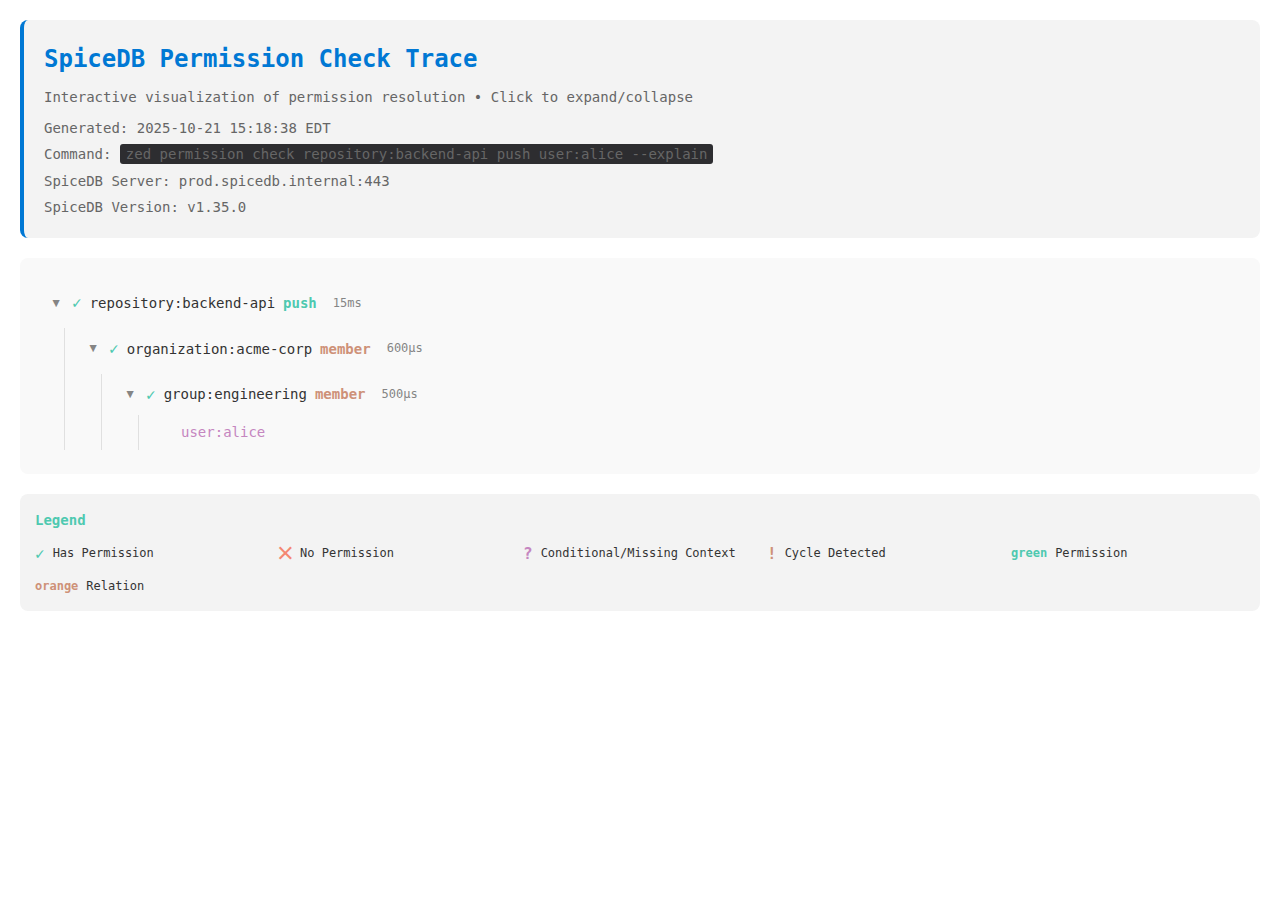
<file: docs/html-examples/example6_complex_hierarchy.html>
<!DOCTYPE html>
<html lang="en">
<head>
    <meta charset="UTF-8">
    <meta name="viewport" content="width=device-width, initial-scale=1.0">
    <meta name="generator" content="zed">
    <title>SpiceDB Permission Check Trace</title>
    <style>* {
    margin: 0;
    padding: 0;
    box-sizing: border-box;
}

body {
    font-family: 'Monaco', 'Menlo', 'Ubuntu Mono', 'Consolas', monospace;
    background: #1e1e1e;
    color: #d4d4d4;
    padding: 20px;
    line-height: 1.6;
}

.header {
    background: #2d2d30;
    padding: 20px;
    border-radius: 8px;
    margin-bottom: 20px;
    border-left: 4px solid #007acc;
}

.header h1 {
    font-size: 24px;
    margin-bottom: 8px;
    color: #4ec9b0;
}

.header p {
    color: #858585;
    font-size: 14px;
}

.permission-tree {
    background: #252526;
    padding: 20px;
    border-radius: 8px;
    font-size: 14px;
}

details {
    margin: 4px 0;
}

details > summary {
    cursor: pointer;
    user-select: none;
    display: flex;
    align-items: center;
    gap: 8px;
    padding: 8px;
    border-radius: 4px;
    transition: background 0.2s;
    list-style: none;
}

details > summary::-webkit-details-marker {
    display: none;
}

details > summary:hover {
    background: #2d2d30;
}

details > summary::before {
    content: '▶';
    display: inline-block;
    width: 16px;
    text-align: center;
    font-size: 12px;
    color: #858585;
    transition: transform 0.2s;
}

details[open] > summary::before {
    transform: rotate(90deg);
}

.leaf-node {
    margin: 4px 0;
    padding: 8px;
    display: flex;
    align-items: center;
    gap: 8px;
    border-radius: 4px;
    transition: background 0.2s;
}

.leaf-node:hover {
    background: #2d2d30;
}

.icon {
    font-weight: bold;
    font-size: 16px;
}

.icon.has-permission { color: #4ec9b0; }
.icon.no-permission { color: #f48771; }
.icon.conditional { color: #c586c0; }
.icon.unspecified { color: #dcdcaa; }
.icon.cycle { color: #ce9178; }

.resource {
    color: #d4d4d4;
}

.resource.faint {
    color: #858585;
}

.permission {
    color: #4ec9b0;
    font-weight: bold;
}

.relation {
    color: #ce9178;
    font-weight: bold;
}

.permission.faint, .relation.faint {
    color: #858585;
}

.badge {
    display: inline-block;
    padding: 2px 8px;
    border-radius: 3px;
    font-size: 11px;
    margin-left: 8px;
}

.badge.cached {
    background: #264f78;
    color: #9cdcfe;
}

.badge.cached-spicedb {
    background: #264f78;
    color: #9cdcfe;
}

.badge.cached-materialize {
    background: #3e2c56;
    color: #c586c0;
}

.badge.cycle {
    background: #533830;
    color: #ce9178;
}

.timing {
    color: #858585;
    font-size: 12px;
    margin-left: 8px;
}

.children {
    margin-left: 24px;
    border-left: 1px solid #3e3e42;
    padding-left: 12px;
}

.caveat-node {
    margin: 8px 0 8px 24px;
    padding: 12px;
    background: #2d2d30;
    border-radius: 4px;
    border-left: 3px solid #c586c0;
}

.caveat-expr {
    font-style: italic;
    color: #d4d4d4;
    margin-bottom: 8px;
}

.caveat-expr.faint {
    color: #858585;
}

.caveat-name {
    color: #c586c0;
    font-weight: bold;
}

.context-json {
    background: #1e1e1e;
    padding: 12px;
    border-radius: 4px;
    margin-top: 8px;
    overflow-x: auto;
    font-size: 13px;
    white-space: pre;
    color: #ce9178;
}

.missing-context {
    color: #c586c0;
    margin-top: 8px;
    font-style: italic;
}

.no-context {
    color: #858585;
    font-style: italic;
    margin-top: 8px;
}

.subject-node {
    color: #c586c0;
    margin-left: 24px;
    padding: 6px;
}

.legend {
    background: #2d2d30;
    padding: 15px;
    border-radius: 8px;
    margin-top: 20px;
    font-size: 12px;
}

.legend h3 {
    color: #4ec9b0;
    margin-bottom: 10px;
    font-size: 14px;
}

.legend-grid {
    display: grid;
    grid-template-columns: repeat(auto-fit, minmax(200px, 1fr));
    gap: 10px;
}

.legend-item {
    display: flex;
    align-items: center;
    gap: 8px;
}

.bulk-separator {
    margin: 30px 0;
    border-top: 2px solid #3e3e42;
}

.bulk-check-header {
    color: #4ec9b0;
    margin-bottom: 15px;
}

.metadata-timestamp {
    color: #858585;
    font-size: 12px;
    margin-top: 8px;
}

.metadata-item {
    color: #858585;
    font-size: 11px;
    margin-top: 4px;
}

.metadata-code {
    background: #2d2d30;
    padding: 2px 6px;
    border-radius: 3px;
}

.error-node {
    color: #f48771;
    padding: 8px;
}

@media (prefers-color-scheme: light) {
    body {
        background: #ffffff;
        color: #333333;
    }

    .header {
        background: #f3f3f3;
        border-left-color: #0078d4;
    }

    .header h1 {
        color: #0078d4;
    }

    .header p {
        color: #666666;
    }

    .permission-tree {
        background: #f9f9f9;
    }

    details > summary:hover, .leaf-node:hover {
        background: #f0f0f0;
    }

    .resource {
        color: #333333;
    }

    .resource.faint {
        color: #999999;
    }

    .caveat-node {
        background: #f3f3f3;
    }

    .context-json {
        background: #ffffff;
        border: 1px solid #e0e0e0;
    }

    .children {
        border-left-color: #e0e0e0;
    }

    .legend {
        background: #f3f3f3;
    }
}
</style>
</head>
<body>
    <div class="header">
        <h1>SpiceDB Permission Check Trace</h1>
        <p>Interactive visualization of permission resolution • Click to expand/collapse</p>
        <p class="metadata-timestamp">Generated: 2025-10-21 15:18:38 EDT</p>
        <p class="metadata-item">Command: <code class="metadata-code">zed permission check repository:backend-api push user:alice --explain</code></p>
        <p class="metadata-item">SpiceDB Server: prod.spicedb.internal:443</p>
        <p class="metadata-item">SpiceDB Version: v1.35.0</p>
    </div>
<div class="permission-tree">
<details open aria-label="repository:backend-api push"><summary role="button" tabindex="0"><span class="icon has-permission">✓</span><span class="resource">repository:backend-api</span><span class="permission">push</span><span class="timing">15ms</span></summary><div class="children" role="group"><details open aria-label="organization:acme-corp member"><summary role="button" tabindex="0"><span class="icon has-permission">✓</span><span class="resource">organization:acme-corp</span><span class="relation">member</span><span class="timing">600µs</span></summary><div class="children" role="group"><details open aria-label="group:engineering member"><summary role="button" tabindex="0"><span class="icon has-permission">✓</span><span class="resource">group:engineering</span><span class="relation">member</span><span class="timing">500µs</span></summary><div class="children" role="group"><div class="subject-node">user:alice</div></div></details></div></details></div></details></div>

    <div class="legend">
        <h3>Legend</h3>
        <div class="legend-grid">
            <div class="legend-item">
                <span class="icon has-permission">✓</span>
                <span>Has Permission</span>
            </div>
            <div class="legend-item">
                <span class="icon no-permission">⨉</span>
                <span>No Permission</span>
            </div>
            <div class="legend-item">
                <span class="icon conditional">?</span>
                <span>Conditional/Missing Context</span>
            </div>
            <div class="legend-item">
                <span class="icon cycle">!</span>
                <span>Cycle Detected</span>
            </div>
            <div class="legend-item">
                <span class="permission">green</span>
                <span>Permission</span>
            </div>
            <div class="legend-item">
                <span class="relation">orange</span>
                <span>Relation</span>
            </div>
        </div>
    </div>
</body>
</html>
</file>
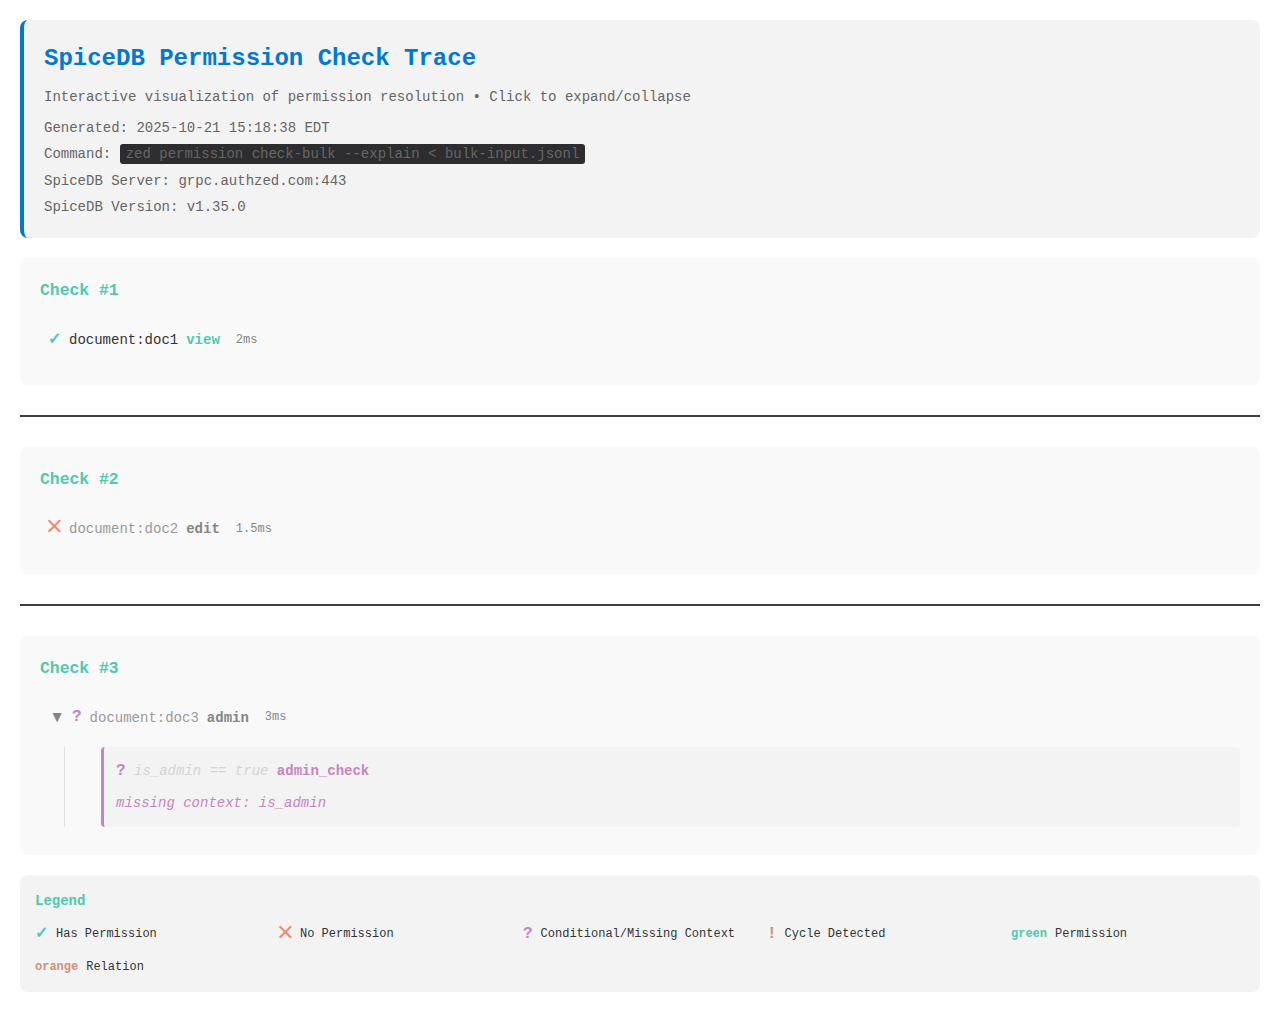
<file: docs/html-examples/example7_bulk_mixed_results.html>
<!DOCTYPE html>
<html lang="en">
<head>
    <meta charset="UTF-8">
    <meta name="viewport" content="width=device-width, initial-scale=1.0">
    <meta name="generator" content="zed">
    <title>SpiceDB Permission Check Trace</title>
    <style>* {
    margin: 0;
    padding: 0;
    box-sizing: border-box;
}

body {
    font-family: 'Monaco', 'Menlo', 'Ubuntu Mono', 'Consolas', monospace;
    background: #1e1e1e;
    color: #d4d4d4;
    padding: 20px;
    line-height: 1.6;
}

.header {
    background: #2d2d30;
    padding: 20px;
    border-radius: 8px;
    margin-bottom: 20px;
    border-left: 4px solid #007acc;
}

.header h1 {
    font-size: 24px;
    margin-bottom: 8px;
    color: #4ec9b0;
}

.header p {
    color: #858585;
    font-size: 14px;
}

.permission-tree {
    background: #252526;
    padding: 20px;
    border-radius: 8px;
    font-size: 14px;
}

details {
    margin: 4px 0;
}

details > summary {
    cursor: pointer;
    user-select: none;
    display: flex;
    align-items: center;
    gap: 8px;
    padding: 8px;
    border-radius: 4px;
    transition: background 0.2s;
    list-style: none;
}

details > summary::-webkit-details-marker {
    display: none;
}

details > summary:hover {
    background: #2d2d30;
}

details > summary::before {
    content: '▶';
    display: inline-block;
    width: 16px;
    text-align: center;
    font-size: 12px;
    color: #858585;
    transition: transform 0.2s;
}

details[open] > summary::before {
    transform: rotate(90deg);
}

.leaf-node {
    margin: 4px 0;
    padding: 8px;
    display: flex;
    align-items: center;
    gap: 8px;
    border-radius: 4px;
    transition: background 0.2s;
}

.leaf-node:hover {
    background: #2d2d30;
}

.icon {
    font-weight: bold;
    font-size: 16px;
}

.icon.has-permission { color: #4ec9b0; }
.icon.no-permission { color: #f48771; }
.icon.conditional { color: #c586c0; }
.icon.unspecified { color: #dcdcaa; }
.icon.cycle { color: #ce9178; }

.resource {
    color: #d4d4d4;
}

.resource.faint {
    color: #858585;
}

.permission {
    color: #4ec9b0;
    font-weight: bold;
}

.relation {
    color: #ce9178;
    font-weight: bold;
}

.permission.faint, .relation.faint {
    color: #858585;
}

.badge {
    display: inline-block;
    padding: 2px 8px;
    border-radius: 3px;
    font-size: 11px;
    margin-left: 8px;
}

.badge.cached {
    background: #264f78;
    color: #9cdcfe;
}

.badge.cached-spicedb {
    background: #264f78;
    color: #9cdcfe;
}

.badge.cached-materialize {
    background: #3e2c56;
    color: #c586c0;
}

.badge.cycle {
    background: #533830;
    color: #ce9178;
}

.timing {
    color: #858585;
    font-size: 12px;
    margin-left: 8px;
}

.children {
    margin-left: 24px;
    border-left: 1px solid #3e3e42;
    padding-left: 12px;
}

.caveat-node {
    margin: 8px 0 8px 24px;
    padding: 12px;
    background: #2d2d30;
    border-radius: 4px;
    border-left: 3px solid #c586c0;
}

.caveat-expr {
    font-style: italic;
    color: #d4d4d4;
    margin-bottom: 8px;
}

.caveat-expr.faint {
    color: #858585;
}

.caveat-name {
    color: #c586c0;
    font-weight: bold;
}

.context-json {
    background: #1e1e1e;
    padding: 12px;
    border-radius: 4px;
    margin-top: 8px;
    overflow-x: auto;
    font-size: 13px;
    white-space: pre;
    color: #ce9178;
}

.missing-context {
    color: #c586c0;
    margin-top: 8px;
    font-style: italic;
}

.no-context {
    color: #858585;
    font-style: italic;
    margin-top: 8px;
}

.subject-node {
    color: #c586c0;
    margin-left: 24px;
    padding: 6px;
}

.legend {
    background: #2d2d30;
    padding: 15px;
    border-radius: 8px;
    margin-top: 20px;
    font-size: 12px;
}

.legend h3 {
    color: #4ec9b0;
    margin-bottom: 10px;
    font-size: 14px;
}

.legend-grid {
    display: grid;
    grid-template-columns: repeat(auto-fit, minmax(200px, 1fr));
    gap: 10px;
}

.legend-item {
    display: flex;
    align-items: center;
    gap: 8px;
}

.bulk-separator {
    margin: 30px 0;
    border-top: 2px solid #3e3e42;
}

.bulk-check-header {
    color: #4ec9b0;
    margin-bottom: 15px;
}

.metadata-timestamp {
    color: #858585;
    font-size: 12px;
    margin-top: 8px;
}

.metadata-item {
    color: #858585;
    font-size: 11px;
    margin-top: 4px;
}

.metadata-code {
    background: #2d2d30;
    padding: 2px 6px;
    border-radius: 3px;
}

.error-node {
    color: #f48771;
    padding: 8px;
}

@media (prefers-color-scheme: light) {
    body {
        background: #ffffff;
        color: #333333;
    }

    .header {
        background: #f3f3f3;
        border-left-color: #0078d4;
    }

    .header h1 {
        color: #0078d4;
    }

    .header p {
        color: #666666;
    }

    .permission-tree {
        background: #f9f9f9;
    }

    details > summary:hover, .leaf-node:hover {
        background: #f0f0f0;
    }

    .resource {
        color: #333333;
    }

    .resource.faint {
        color: #999999;
    }

    .caveat-node {
        background: #f3f3f3;
    }

    .context-json {
        background: #ffffff;
        border: 1px solid #e0e0e0;
    }

    .children {
        border-left-color: #e0e0e0;
    }

    .legend {
        background: #f3f3f3;
    }
}
</style>
</head>
<body>
    <div class="header">
        <h1>SpiceDB Permission Check Trace</h1>
        <p>Interactive visualization of permission resolution • Click to expand/collapse</p>
        <p class="metadata-timestamp">Generated: 2025-10-21 15:18:38 EDT</p>
        <p class="metadata-item">Command: <code class="metadata-code">zed permission check-bulk --explain &lt; bulk-input.jsonl</code></p>
        <p class="metadata-item">SpiceDB Server: grpc.authzed.com:443</p>
        <p class="metadata-item">SpiceDB Version: v1.35.0</p>
    </div>
<div class="permission-tree"><h3 class="bulk-check-header">Check #1</h3><div class="leaf-node"><span class="icon has-permission">✓</span><span class="resource">document:doc1</span><span class="permission">view</span><span class="timing">2ms</span></div></div>
<div class="bulk-separator"></div><div class="permission-tree"><h3 class="bulk-check-header">Check #2</h3><div class="leaf-node"><span class="icon no-permission">⨉</span><span class="resource faint">document:doc2</span><span class="permission faint">edit</span><span class="timing">1.5ms</span></div></div>
<div class="bulk-separator"></div><div class="permission-tree"><h3 class="bulk-check-header">Check #3</h3><details open aria-label="document:doc3 admin"><summary role="button" tabindex="0"><span class="icon conditional">?</span><span class="resource faint">document:doc3</span><span class="permission faint">admin</span><span class="timing">3ms</span></summary><div class="children" role="group"><div class="caveat-node"><span class="icon conditional">?</span> <span class="caveat-expr">is_admin == true</span> <span class="caveat-name">admin_check</span><div class="missing-context">missing context: is_admin</div></div></div></details></div>

    <div class="legend">
        <h3>Legend</h3>
        <div class="legend-grid">
            <div class="legend-item">
                <span class="icon has-permission">✓</span>
                <span>Has Permission</span>
            </div>
            <div class="legend-item">
                <span class="icon no-permission">⨉</span>
                <span>No Permission</span>
            </div>
            <div class="legend-item">
                <span class="icon conditional">?</span>
                <span>Conditional/Missing Context</span>
            </div>
            <div class="legend-item">
                <span class="icon cycle">!</span>
                <span>Cycle Detected</span>
            </div>
            <div class="legend-item">
                <span class="permission">green</span>
                <span>Permission</span>
            </div>
            <div class="legend-item">
                <span class="relation">orange</span>
                <span>Relation</span>
            </div>
        </div>
    </div>
</body>
</html>
</file>
